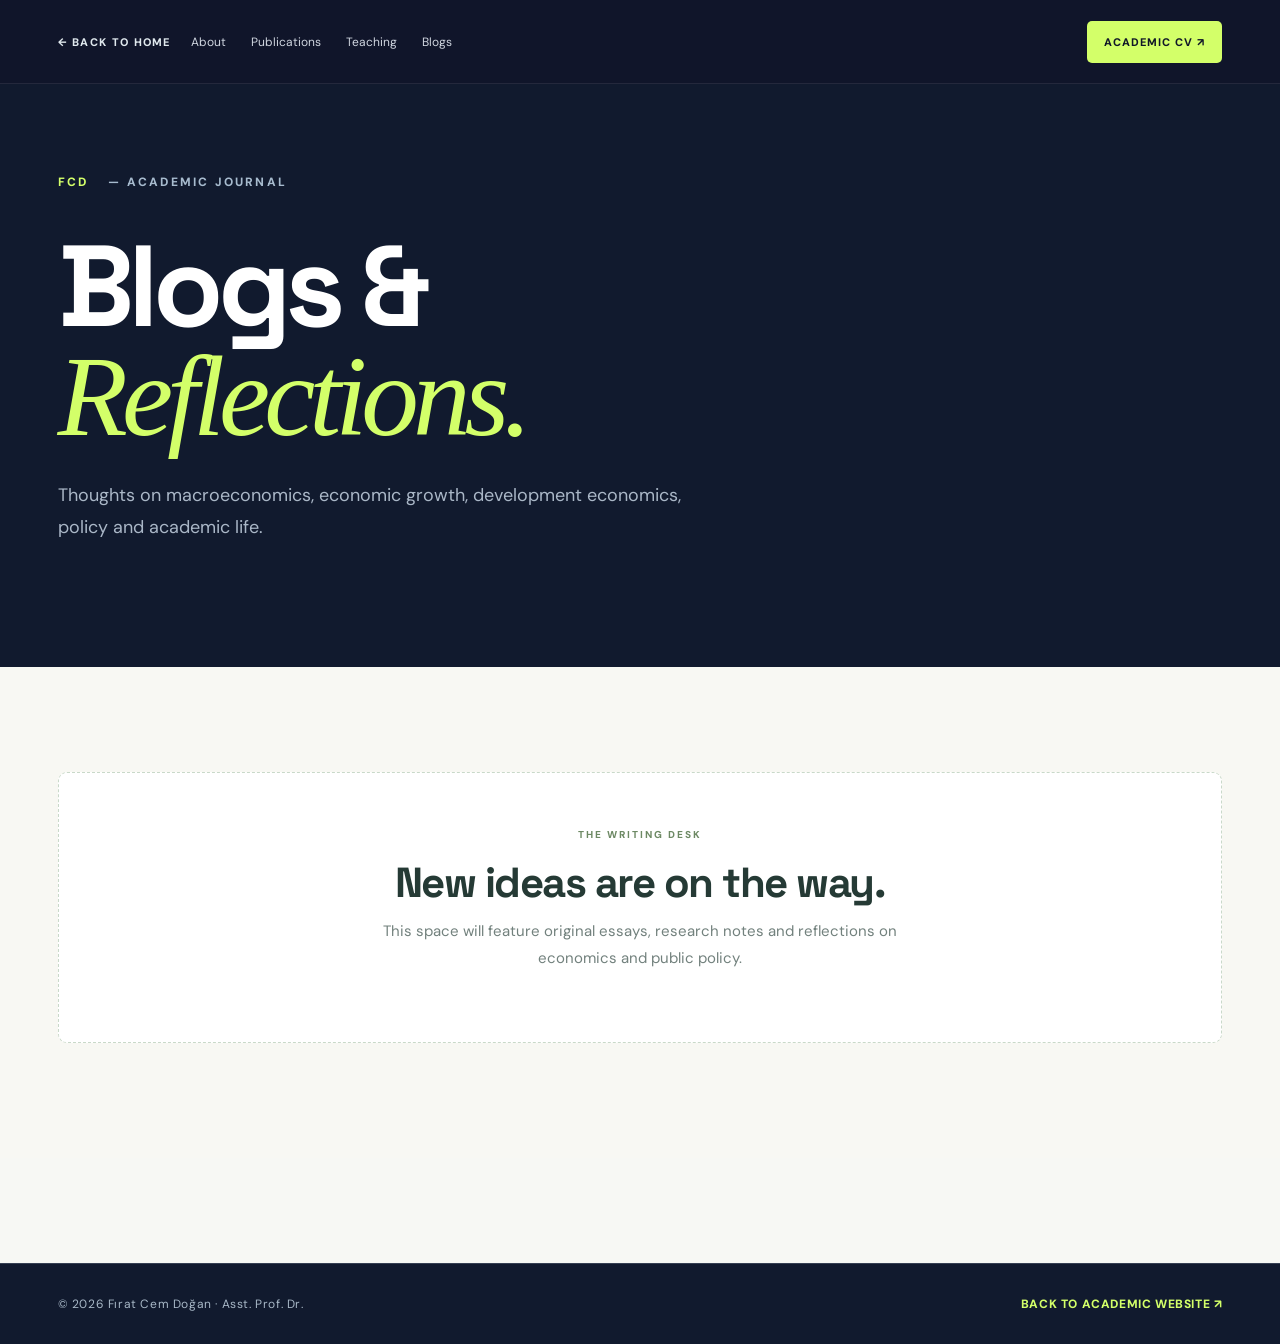
<file: blogs.html>
<!doctype html>
<html lang="en">
<head>
<link rel="canonical" href="https://firatcemdogan.com/blogs.html">
<meta name="robots" content="index,follow,max-image-preview:large">
<meta property="og:type" content="website">
<meta property="og:url" content="https://firatcemdogan.com/blogs.html">
<meta property="og:title" content="Fırat Cem Doğan | Blogs & Reflections">
<meta property="og:description" content="Research reflections and essays on economics and public policy by Fırat Cem Doğan.">

<meta charset="utf-8"><meta name="viewport" content="width=device-width,initial-scale=1">
<meta name="theme-color" content="#0b1022">
<meta name="description" content="Blog essays, research notes and perspectives by Asst. Prof. Dr. Fırat Cem Doğan.">
<title>Blogs & Reflections — Fırat Cem Doğan</title>
<link rel="icon" href="assets/favicon.svg" type="image/svg+xml">
<link rel="preconnect" href="https://fonts.googleapis.com"><link rel="preconnect" href="https://fonts.gstatic.com" crossorigin>
<link href="https://fonts.googleapis.com/css2?family=DM+Sans:wght@400;500;600;700;800&family=Space+Grotesk:wght@400;500;600;700&display=swap" rel="stylesheet">
<link rel="stylesheet" href="styles.css?v=alternate-domain-1">
<script defer src="blog.js?v=1"></script>
<script defer src="analytics.js?v=2"></script>
</head>
<body class="blog-page">
<a class="skip" href="#main">Skip to content</a>
<header class="nav"><div class="wrap navrow"><a class="blog-home-link" href="https://firatcemdogan.com/">← BACK TO HOME</a><nav aria-label="Blog navigation"><a href="https://firatcemdogan.com/#about">About</a><a href="https://firatcemdogan.com/#publications">Publications</a><a href="https://firatcemdogan.com/#teaching">Teaching</a><a href="https://firatcemdogan.com/#blogs" aria-current="page">Blogs</a></nav><div class="navright"><a class="navcv" href="cv.html">ACADEMIC CV ↗</a></div></div></header>
<main id="main">
<section class="blog-hero"><div class="wrap"><div class="section-index">FCD <span>— ACADEMIC JOURNAL</span></div><h1>Blogs &<br><em>Reflections.</em></h1><p>Thoughts on macroeconomics, economic growth, development economics, policy and academic life.</p></div></section>
<section class="section light"><div class="wrap">
<div class="blog-directory" id="blog-directory"><p class="blog-empty">The first articles will appear here soon.</p></div>
<article id="blog-article" class="blog-article" hidden><a class="blog-back" href="blogs.html">← ALL ARTICLES</a><p class="blog-article-meta" id="blog-article-meta"></p><h2 id="blog-article-title"></h2><p class="blog-article-intro" id="blog-article-excerpt"></p><div id="blog-article-body"></div><a class="blog-back" href="blogs.html">← BACK TO ALL ARTICLES</a></article>
</div></section>
</main>
<footer class="blog-footer"><div class="wrap"><span>© 2026 Fırat Cem Doğan · Asst. Prof. Dr.</span><a href="https://firatcemdogan.com/">BACK TO ACADEMIC WEBSITE ↗</a></div></footer>
</body>
</html>
</file>
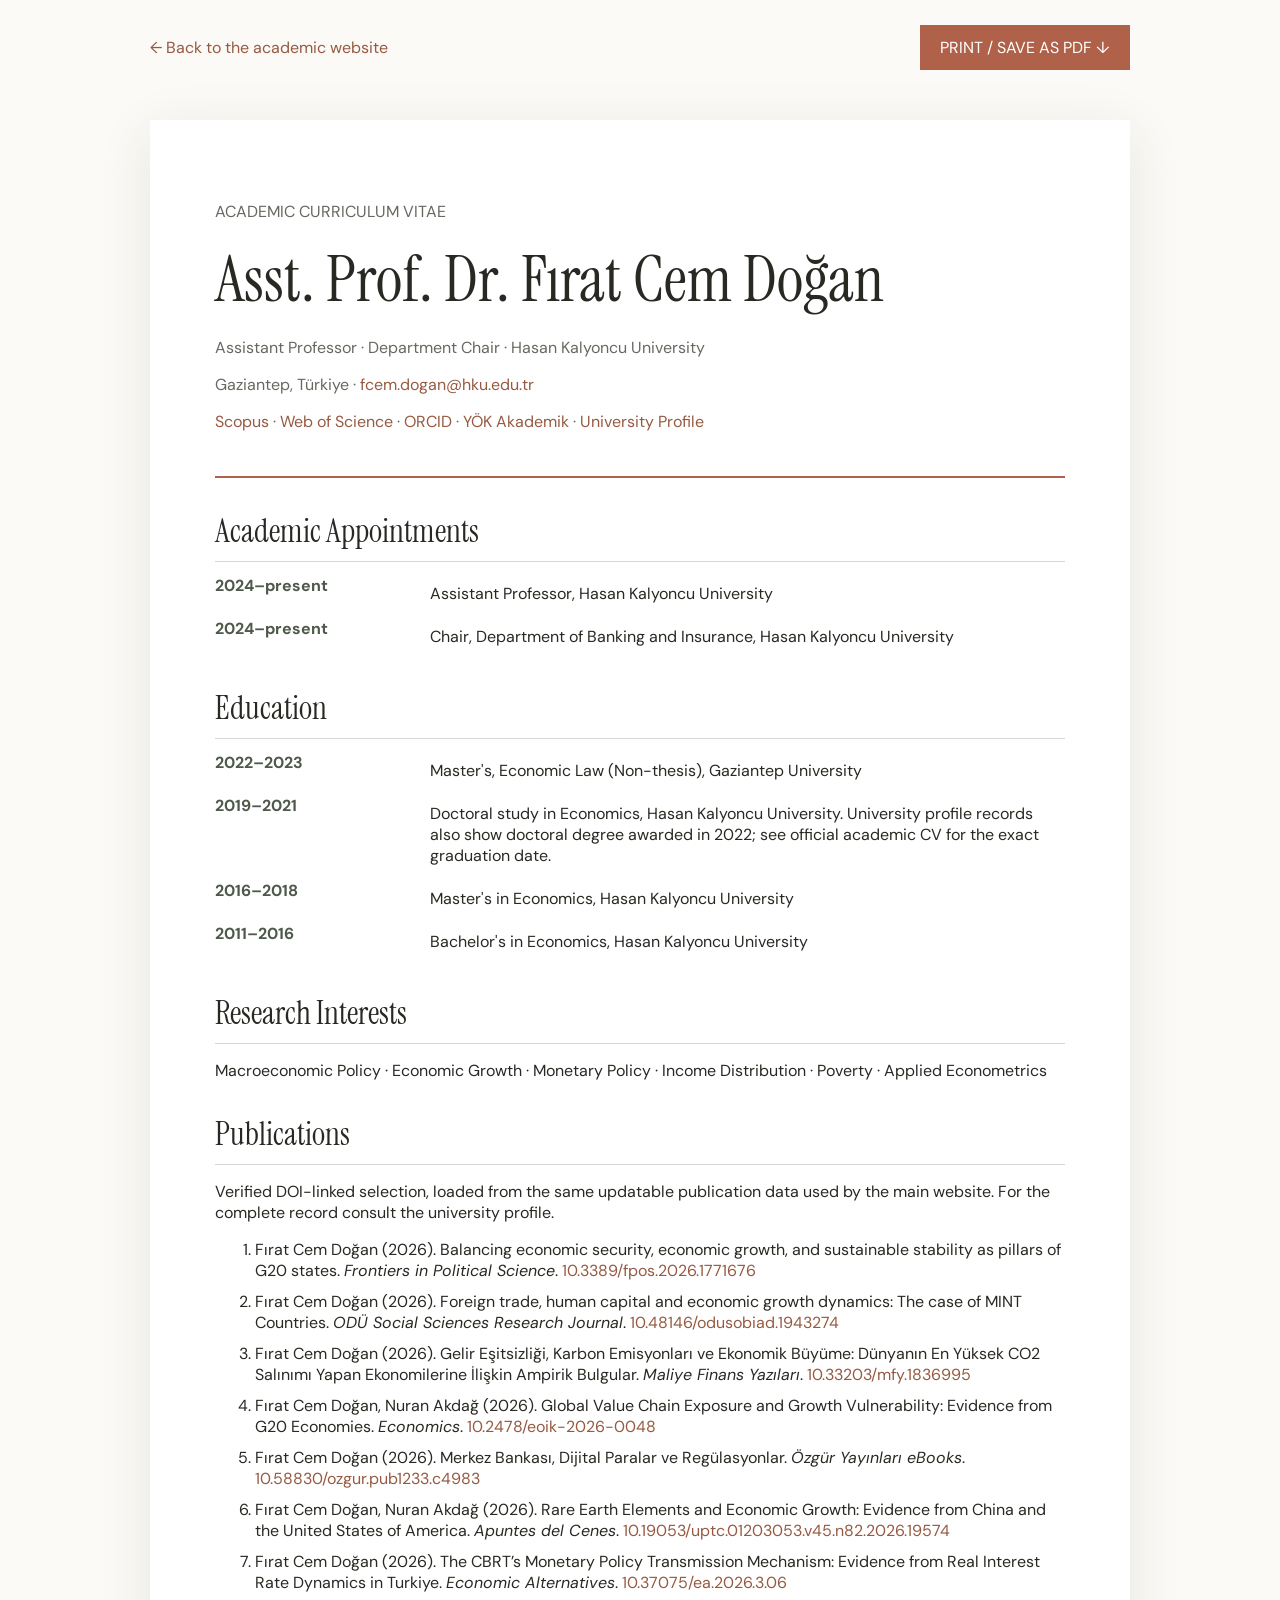
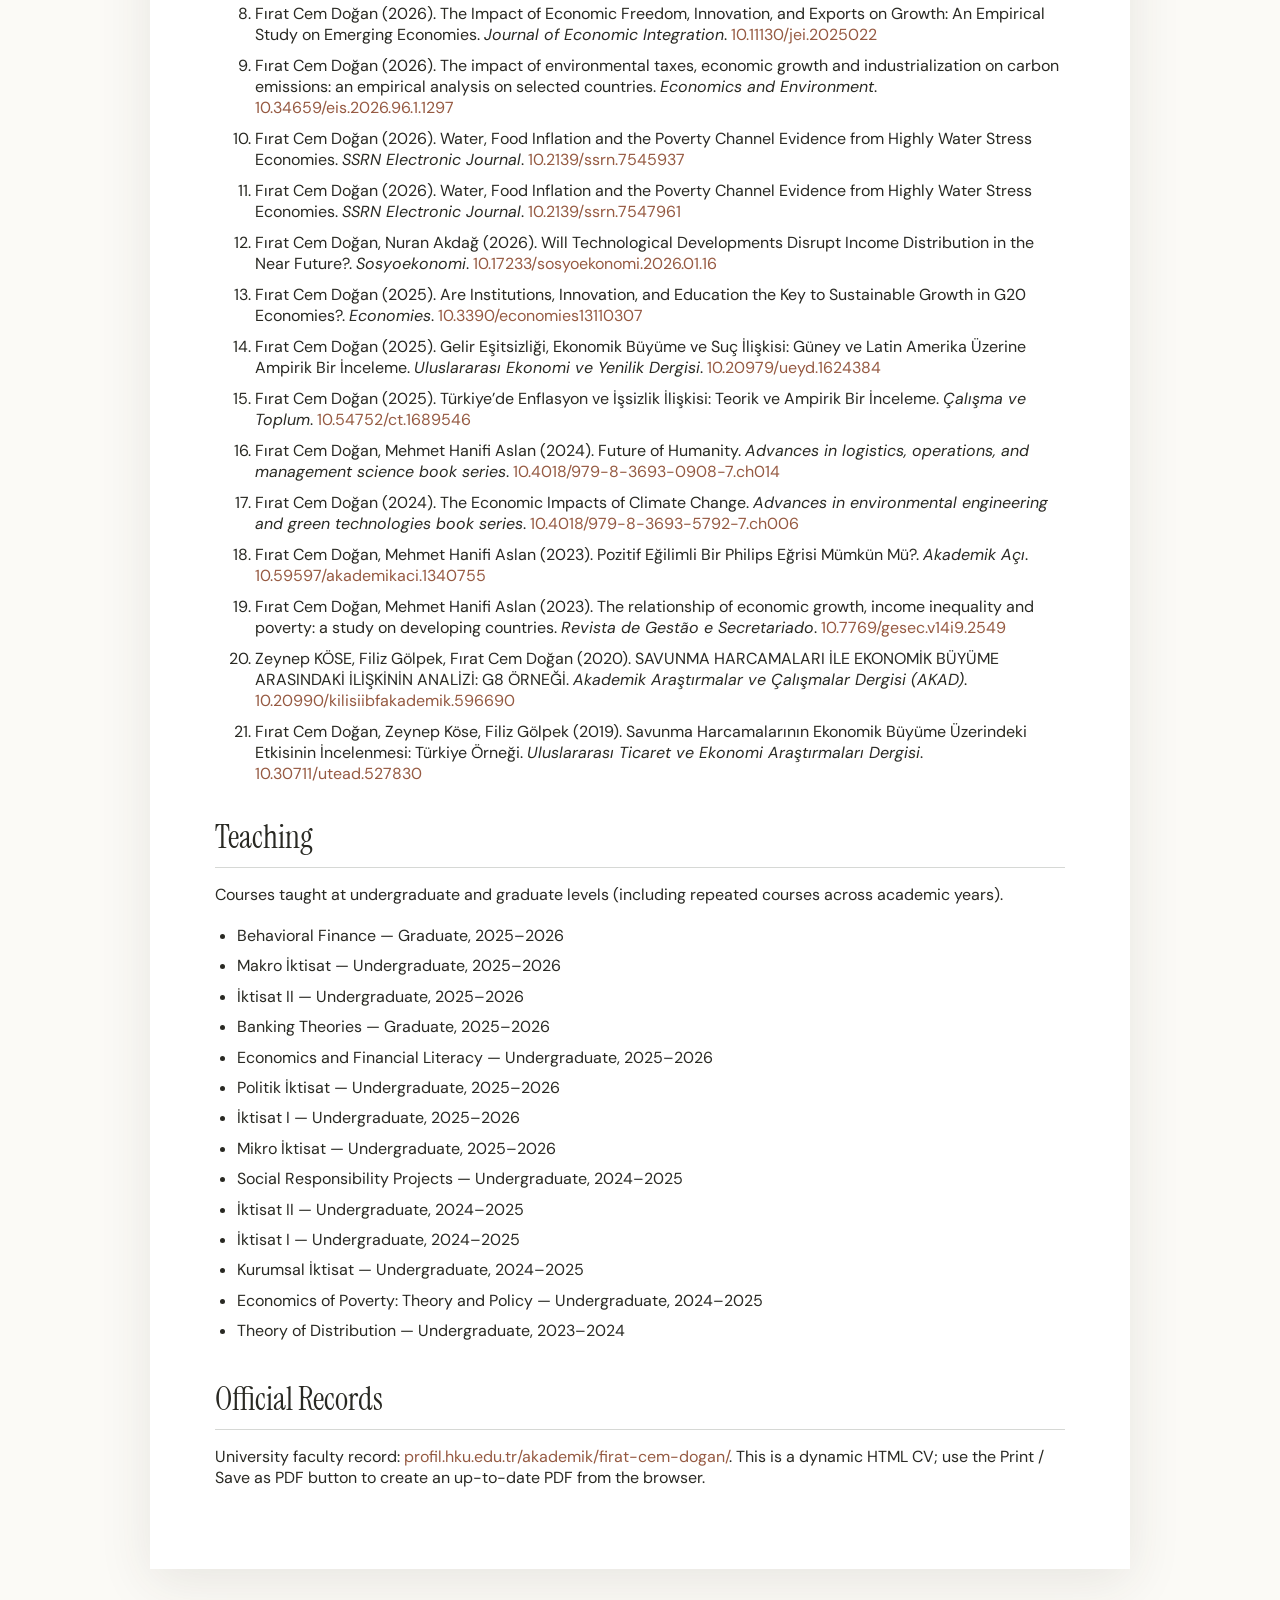
<file: cv.html>
<!doctype html><html lang="en"><head>
<link rel="canonical" href="https://firatcemdogan.com/cv.html">
<meta name="robots" content="index,follow,max-image-preview:large">
<meta property="og:type" content="website">
<meta property="og:url" content="https://firatcemdogan.com/cv.html">
<meta property="og:title" content="Fırat Cem Doğan | Academic CV">
<meta name="description" content="Academic curriculum vitae, research and publications of Asst. Prof. Dr. Fırat Cem Doğan, Hasan Kalyoncu University.">
<meta charset="utf-8"><meta name="viewport" content="width=device-width, initial-scale=1"><title>Academic CV — Asst. Prof. Dr. Fırat Cem Doğan</title><link href="https://fonts.googleapis.com/css2?family=DM+Sans:wght@400;500;600;700&family=Instrument+Serif:ital@0;1&display=swap" rel="stylesheet"><link rel="stylesheet" href="styles.css"><script src="analytics.js?v=2" defer></script><style>body{background:#fbfaf6;color:#292923;font-family:"DM Sans",Arial,sans-serif}.cvwrap{max-width:980px;margin:50px auto;padding:65px;background:#fff;box-shadow:0 12px 50px #3b34251a}.cvtop{border-bottom:2px solid #af6149;padding-bottom:28px}.cvtop h1{font-family:"Instrument Serif",Georgia,serif;font-weight:400;font-size:64px;margin:0}.cvtop p{color:#656a60}h2{font-family:"Instrument Serif",Georgia,serif;font-weight:400;font-size:32px;margin:32px 0 13px;border-bottom:1px solid #d6d8d5;padding-bottom:9px}ul{padding-left:22px;line-height:1.9}.cv-top-actions{display:flex;gap:16px;justify-content:space-between;align-items:center;max-width:980px;margin:25px auto}.cv-top-actions button{background:#af6149;color:white;border:0;padding:12px 20px}a{color:#965a42}.cv-rows{display:grid;grid-template-columns:200px 1fr;gap:6px 15px}.cv-rows p{margin:8px 0}.cv-rows strong{color:#4e594b}#cvpubs li{margin-bottom:10px}@media(max-width:700px){.cvwrap{padding:24px;margin:0}.cvtop h1{font-size:34px}.cv-rows{grid-template-columns:1fr}.cv-top-actions{padding:0 20px}}@media print{.cv-top-actions,.nav{display:none!important}body{background:white}.cvwrap{padding:0;margin:0;box-shadow:none;max-width:none}h2{break-after:avoid}li{break-inside:avoid}a{text-decoration:none;color:black}}</style></head><body><div class="cv-top-actions"><a href="https://firatcemdogan.com/">← Back to the academic website</a><button onclick="window.print()">PRINT / SAVE AS PDF ↓</button></div><article class="cvwrap"><header class="cvtop"><p>ACADEMIC CURRICULUM VITAE</p><h1>Asst. Prof. Dr. Fırat Cem Doğan</h1><p>Assistant Professor · Department Chair · Hasan Kalyoncu University</p><p>Gaziantep, Türkiye · <a href="mailto:fcem.dogan@hku.edu.tr">fcem.dogan@hku.edu.tr</a></p><p><a href="https://www.scopus.com/authid/detail.uri?authorId=59063154900">Scopus</a> · <a href="https://www.webofscience.com/wos/author/record/ITV-3612-2023">Web of Science</a> · <a href="https://orcid.org/0000-0002-2398-1484">ORCID</a> · <a href="https://akademik.yok.gov.tr/academician-details?authorGuidId=477B29C74BDA99ED">YÖK Akademik</a> · <a href="https://profil.hku.edu.tr/akademik/firat-cem-dogan/">University Profile</a></p></header><h2>Academic Appointments</h2><div class="cv-rows"><strong>2024–present</strong><p>Assistant Professor, Hasan Kalyoncu University</p><strong>2024–present</strong><p>Chair, Department of Banking and Insurance, Hasan Kalyoncu University</p></div><h2>Education</h2><div class="cv-rows"><strong>2022–2023</strong><p>Master's, Economic Law (Non-thesis), Gaziantep University</p><strong>2019–2021</strong><p>Doctoral study in Economics, Hasan Kalyoncu University. University profile records also show doctoral degree awarded in 2022; see official academic CV for the exact graduation date.</p><strong>2016–2018</strong><p>Master's in Economics, Hasan Kalyoncu University</p><strong>2011–2016</strong><p>Bachelor's in Economics, Hasan Kalyoncu University</p></div><h2>Research Interests</h2><p>Macroeconomic Policy · Economic Growth · Monetary Policy · Income Distribution · Poverty · Applied Econometrics</p><h2>Publications</h2><p>Verified DOI-linked selection, loaded from the same updatable publication data used by the main website. For the complete record consult the university profile.</p><ol id="cvpubs"><li>Loading publications…</li></ol><h2>Teaching</h2><p>Courses taught at undergraduate and graduate levels (including repeated courses across academic years).</p><ul id="cvcourses"><li>Loading courses…</li></ul><h2>Official Records</h2><p>University faculty record: <a href="https://profil.hku.edu.tr/akademik/firat-cem-dogan/">profil.hku.edu.tr/akademik/firat-cem-dogan/</a>. This is a dynamic HTML CV; use the Print / Save as PDF button to create an up-to-date PDF from the browser.</p></article><script>const esc=x=>String(x??"").replace(/[&<>"']/g,c=>({"&":"&amp;","<":"&lt;",">":"&gt;",'"':"&quot;","'":"&#39;"}[c]));async function load(path,fallback){for(const u of [path,fallback])try{let r=await fetch(u);if(!r.ok)continue;let j=await r.json();let a=Array.isArray(j)?j:j.items;if(Array.isArray(a)&&a.length)return a}catch(e){}return []}(async()=>{let p=await load("data/live-publications.json","publications.json"),c=await load("data/live-courses.json","courses.json");document.querySelector("#cvpubs").innerHTML=p.map(x=>'<li>'+esc(x.authors||"Fırat Cem Doğan")+' ('+esc(x.year)+'). '+esc(x.title)+'. <em>'+esc(x.journal)+'</em>. <a href="https://doi.org/'+encodeURI(x.doi)+'">'+esc(x.doi)+'</a></li>').join("");document.querySelector("#cvcourses").innerHTML=c.map(x=>'<li>'+esc(x.title_en)+" — "+esc(x.level_en)+", "+esc(x.academic_year)+'</li>').join("")})()</script></body></html>
</file>
<file: styles.css>
:root{--ink:#0c1023;--navy:#0b1022;--navy2:#161d37;--acid:#d3ff69;--cream:#f5f3ed;--ivory:#fcfcf7;--muted:#677082;--line:#d8ddd4;--white:#fff}*{box-sizing:border-box}html{scroll-behavior:smooth}body{margin:0;font-family:"DM Sans",Arial,sans-serif;color:var(--ink);background:var(--ivory)}a{color:inherit;text-decoration:none}button,input,select{font:inherit}button{cursor:pointer}button:focus-visible,a:focus-visible,input:focus-visible,select:focus-visible{outline:3px solid #9bc94a;outline-offset:4px}.wrap{width:min(1240px,calc(100% - 9vw));margin-inline:auto}.skip{position:absolute;top:-100px;left:1em;z-index:999;padding:1em;background:white}.skip:focus{top:1em}.announcement{background:#070b19;color:#aeb9cd;font-size:10px;letter-spacing:1.7px}.smallrow{display:flex;justify-content:space-between;align-items:center;min-height:30px}.smallrow i{font-style:normal;color:var(--acid);margin:0 14px}.pulse{display:inline-block;width:8px;height:8px;border-radius:50%;background:var(--acid);margin-right:9px;box-shadow:0 0 0 5px #d3ff6922}.nav{position:sticky;top:0;z-index:20;background:#10152a;color:white;border-bottom:1px solid #ffffff15;backdrop-filter:blur(18px)}.navrow{display:flex;justify-content:space-between;align-items:center;min-height:83px;gap:20px}.brand{display:flex;align-items:center;gap:14px;letter-spacing:1.35px;font-size:12px;font-weight:800;white-space:nowrap}.brand-symbol{font-family:"Space Grotesk";font-size:32px;font-weight:700;letter-spacing:-4px}.lime{color:var(--acid)}.brand small{display:block;color:#a8b2c8;font-size:9px;font-weight:500;margin-top:5px;letter-spacing:2px}.nav nav{display:flex;gap:25px}.nav nav a{font-size:12px;color:#d0d6e0;transition:.2s}.nav nav a:hover{color:var(--acid)}.navright{display:flex;gap:12px;align-items:center}.navright button{background:transparent;color:white;border:1px solid #536078;border-radius:100px;padding:9px 13px;font-size:11px}.navcv{color:#111728;background:var(--acid);border-radius:5px;padding:14px 17px;font-size:11px;letter-spacing:1px;font-weight:800;white-space:nowrap}.navcv span{margin-left:15px}#menubtn{display:none}.hero{position:relative;min-height:760px;background:#0a1023;overflow:hidden;color:white;isolation:isolate}#network{position:absolute;inset:0;width:100%;height:100%;z-index:-2;opacity:.8}.hero-haze{position:absolute;pointer-events:none;z-index:-1;border-radius:50%;filter:blur(50px)}.haze-a{width:600px;height:600px;background:#5c4de51c;right:-40px;top:-240px}.haze-b{width:480px;height:480px;background:#3dd3a10e;left:-180px;bottom:-220px}.hero-grid{position:relative;display:grid;grid-template-columns:1.08fr .92fr;align-items:center;gap:55px;padding-top:104px;padding-bottom:90px}.hero-left{position:relative;z-index:2}.eyebrow{font-size:10px;letter-spacing:2.5px;color:#d8e0ee;font-weight:700;display:flex;align-items:center;margin-bottom:31px}.eyebrow em{color:var(--acid);font-style:normal}.title-tag{font-size:19px;color:var(--acid);letter-spacing:7px;font-weight:700;margin-bottom:10px}.hero h1{font-family:"Space Grotesk",sans-serif;font-size:clamp(67px,7.4vw,119px);line-height:.99;letter-spacing:-6px;font-weight:700;margin:0 0 26px}.hero h1>span{color:#f7f5ff}.dot{color:var(--acid)}.role{font-size:18px;font-weight:700;letter-spacing:-.4px}.star{color:var(--acid);padding:0 7px}.university{font-size:15px;line-height:1.6;color:#c9d1e1;margin:12px 0 24px}.university span{color:#8f9ab5}.tagline{max-width:550px;color:#b7c3d6;line-height:1.85;font-size:15px;margin-bottom:32px}.hero-actions{display:flex;flex-wrap:wrap;gap:12px}.hero-actions a{border-radius:5px;padding:18px 21px;display:flex;gap:20px;align-items:center;justify-content:space-between;font-size:11px;letter-spacing:1.3px;font-weight:800}.primary{background:var(--acid);color:#151a28}.primary:hover,.navcv:hover{background:#b7ef42}.secondary{background:#ffffff0a;color:white;border:1px solid #ffffff50}.secondary:hover{background:#ffffff18}.hero-links{display:flex;align-items:center;gap:19px;flex-wrap:wrap;margin-top:52px;font-size:10px;letter-spacing:1.4px}.hero-links>span{color:#8290a9}.hero-links a{color:white;border-bottom:1px solid #58617b;padding-bottom:5px}.hero-links a:hover{color:var(--acid)}.hero-right{position:relative;min-height:545px;display:grid;place-items:center}.portrait{height:490px;width:min(100%,370px);border-radius:180px 180px 16px 16px;overflow:hidden;position:relative;background:linear-gradient(155deg,#4c5e91,#1b2251 50%,#0a2a2d);border:1px solid #9bb4ba4f;box-shadow:0 30px 80px #0009}.portrait:before{content:"FCD";position:absolute;inset:0;display:grid;place-items:center;color:#d9ff9b;font-family:"Space Grotesk";font-size:110px;letter-spacing:-17px;font-weight:700}.portrait img{position:relative;width:100%;height:100%;object-fit:cover;object-position:center top;display:block}.portrait-bottom{position:absolute;bottom:0;left:0;right:0;display:flex;justify-content:space-between;padding:32px 22px 20px;background:linear-gradient(transparent,#060e23cc);font-size:10px;letter-spacing:1.5px;color:#fff}.portrait-halo{position:absolute;border-radius:50%;border:1px solid #caff6645;pointer-events:none}.halo1{width:540px;height:540px}.halo2{width:620px;height:620px;opacity:.32}.floating-tag{position:absolute;z-index:3;background:#171e38d9;backdrop-filter:blur(15px);border:1px solid #7b86a766;padding:15px 17px;border-radius:6px;font-size:11px;letter-spacing:1.3px;font-weight:700;box-shadow:0 15px 40px #0006}.floating-tag i{font-style:normal;color:var(--acid)}.mint{color:var(--acid)}.tag-one{top:70px;right:-15px;transform:rotate(5deg)}.tag-two{bottom:60px;left:-25px;transform:rotate(-5deg)}.visual-note{position:absolute;left:-12px;top:110px;display:grid;gap:6px;transform:rotate(-90deg);transform-origin:left top;color:#f3f5ff69;font-weight:800;font-size:12px;letter-spacing:3px}.hero-footer{display:flex;justify-content:space-between;padding:20px 0;border-top:1px solid #ffffff18;color:#a6b0c4;font-size:10px;letter-spacing:1.8px}.marquee{background:var(--acid);overflow:hidden;padding:17px 0;font-size:13px;font-weight:800;white-space:nowrap;letter-spacing:1.5px}.marquee>div{width:max-content;animation:marquee 45s linear infinite}.marquee b{margin:0 27px}@keyframes marquee{to{transform:translateX(-50%)}}.section{padding:105px 0 115px;scroll-margin-top:90px}.section-index{font-size:12px;font-weight:800;letter-spacing:2.2px;margin-bottom:42px}.section-index span{margin-left:15px;color:#788296}.section h2{font-family:"Space Grotesk";font-size:clamp(42px,5vw,72px);line-height:1.1;letter-spacing:-3px;font-weight:700;margin:0}.section h2 em{font-family:Georgia,serif;font-weight:400}.light{background:#f8f8f3}.dark{background:#0d1427;color:#fff}.cream{background:#f0eee6}.about-grid{display:grid;grid-template-columns:1fr .82fr;gap:90px}.about-grid h2{max-width:620px}.underline{margin-top:35px;height:6px;width:85px;background:var(--acid)}.about-copy p{font-size:15px;line-height:1.9;color:#586173}.about-copy .large{font-size:19px;line-height:1.65;color:#202942;margin-top:0}.textlink{display:inline-flex;gap:40px;border-bottom:1px solid #1f2a35;padding:10px 0;font-size:11px;font-weight:800;letter-spacing:1.6px;margin-top:15px}.stat-grid{border-top:1px solid var(--line);margin-top:75px;padding-top:35px;display:grid;grid-template-columns:repeat(4,1fr);gap:35px}.stat-grid>div{display:flex;flex-direction:column;gap:13px}.stat-grid small{font-weight:800;color:#8a93a3;letter-spacing:1.4px;font-size:10px}.stat-grid strong{font-family:"Space Grotesk";font-size:35px;letter-spacing:-1.5px}.stat-grid span{font-size:12px;color:#667082}.split-head{display:flex;justify-content:space-between;align-items:end;gap:80px;margin-bottom:48px}.split-head h2{max-width:740px}.split-head>p{width:min(350px,100%);font-size:15px;color:#a5afc1;line-height:1.8}.darkhead>p{color:#687184}.interest-grid{display:grid;grid-template-columns:repeat(4,1fr);gap:12px}.interest{border:1px solid #34415b;min-height:330px;padding:26px 24px;position:relative;transition:background .25s,transform .25s}.interest:hover{background:#1d2b44;transform:translateY(-6px)}.interest>span{color:var(--acid);font-size:10px;letter-spacing:2px}.interest h3{font-size:28px;font-family:"Space Grotesk";line-height:1.2;letter-spacing:-1px;margin-top:54px}.interest p{font-size:13px;line-height:1.75;color:#aeb9c8}.interest b{position:absolute;bottom:21px;right:22px;color:var(--acid)}.controls{display:flex;gap:12px;margin:30px 0 16px}.search{flex:1;border:1px solid var(--line);background:#fff;padding:14px 18px;display:flex;gap:10px;align-items:center}.search input{width:100%;border:0;background:transparent;outline:0;font-size:13px}.controls select,.teaching-panel select{border:1px solid var(--line);background:white;padding:13px;color:#1d2840;font-size:12px;min-width:165px}.publication{display:grid;grid-template-columns:120px 1fr 60px;gap:30px;align-items:start;border-bottom:1px solid #d9dcd8;padding:26px 10px}.publication:hover{background:#edf2df}.publication-year{font-family:"Space Grotesk";font-weight:700;font-size:14px;color:#506075}.publication h3{font-size:22px;letter-spacing:-.5px;line-height:1.35;margin:6px 0 8px}.publication .journal{color:#697485;font-size:12px;letter-spacing:.2px}.publication .authors{font-size:13px;color:#455064}.publication>a{font-size:29px;color:#41652c;justify-self:end}.placeholder{color:#687487;font-style:italic}.bottomline{display:flex;justify-content:space-between;align-items:center;gap:20px;padding-top:26px;font-size:10px;letter-spacing:1px;color:#717d8b}.bottomline a{font-weight:800;color:#26334c}.teaching-grid{display:grid;grid-template-columns:290px 1fr;gap:45px}.teaching-panel{background:#141c32;color:white;padding:26px;align-self:start}.teaching-panel>span{font-size:11px;letter-spacing:2px;color:#bcc7da}.teaching-panel strong{display:block;font-family:"Space Grotesk";font-size:124px;line-height:1.1;letter-spacing:-7px;margin-top:40px}.teaching-panel strong span{color:var(--acid)}.teaching-panel p{font-size:13px;color:#bec9db}.teaching-panel label{display:block;font-size:11px;letter-spacing:1.8px;color:#bbc4d4;margin:50px 0 10px}.teaching-panel select{width:100%}.course{display:grid;grid-template-columns:50px 1fr auto;gap:20px;align-items:center;padding:20px 5px;border-bottom:1px solid #d4d4c9}.course>span{color:#8e9b9c;font-size:12px}.course strong{font-size:16px}.course small{display:block;font-size:11px;color:#707885;margin-top:5px}.course-year{font-size:11px;color:#647181}.contact h2{margin-bottom:65px}.contact-grid{border-top:1px solid #364053;padding-top:35px;display:grid;grid-template-columns:repeat(3,1fr);gap:45px}.contact-grid>div{display:flex;flex-direction:column;gap:13px}.contact-grid span{color:var(--acid);font-size:11px;letter-spacing:1.5px}.contact-grid strong{font-size:19px}.contact-grid p{color:#adb8c9;line-height:1.8}.contact-grid a{font-size:14px}.contact-grid a:hover{color:var(--acid)}footer{border-top:1px solid #364053;padding:25px 0;margin-top:105px;display:flex;justify-content:space-between;font-size:11px;letter-spacing:.6px;color:#adb8c8}footer i{color:var(--acid);font-style:normal}@media(max-width:1080px){.nav nav{gap:14px}.nav nav a{font-size:11px}.hero h1{font-size:clamp(58px,7vw,92px)}.hero-grid{gap:15px}.hero-right{transform:scale(.83)}.interest-grid{grid-template-columns:repeat(2,1fr)}}@media(max-width:800px){.wrap{width:min(100% - 36px,650px)}.smallrow{font-size:8px}.smallrow span:last-child{display:none}.navrow{min-height:70px}.nav nav{display:none;position:absolute;top:70px;left:0;right:0;background:#121a30;padding:25px;flex-direction:column}.nav nav.open{display:flex}#menubtn{display:block}.navcv{padding:12px;font-size:10px}.navright{gap:7px}.hero-grid{grid-template-columns:1fr;padding-top:70px;padding-bottom:45px}.hero h1{font-size:clamp(64px,15vw,106px)}.hero-right{min-height:520px;transform:none}.portrait{height:425px;width:320px}.halo1{width:440px;height:440px}.halo2{width:510px;height:510px}.tag-one{right:0}.tag-two{left:0}.hero-footer span:last-child{display:none}.about-grid{grid-template-columns:1fr;gap:24px}.stat-grid{grid-template-columns:repeat(2,1fr)}.split-head{display:block}.split-head p{width:100%;max-width:550px;margin-top:25px}.teaching-grid{grid-template-columns:1fr}.teaching-panel strong{font-size:85px}.teaching-panel label{margin-top:24px}.interest{min-height:260px}.contact-grid{grid-template-columns:1fr}.publication{grid-template-columns:60px 1fr 25px;gap:14px}}@media(max-width:500px){.hero h1{font-size:clamp(56px,13vw,72px);letter-spacing:-4px}.title-tag{font-size:13px;letter-spacing:5px}.role{font-size:14px}.university{font-size:13px}.hero-links{gap:12px}.hero-links>span{width:100%}.navright #sound{display:none}.brand{font-size:10px}.brand-symbol{font-size:28px}.navcv{font-size:9px}.hero-right{min-height:460px}.portrait{width:270px;height:375px}.halo1{width:360px;height:360px}.halo2{width:410px;height:410px}.floating-tag{font-size:8px;padding:12px}.visual-note{display:none}.section{padding:76px 0}.section h2{font-size:43px;letter-spacing:-2px}.stat-grid{gap:24px}.stat-grid strong{font-size:26px}.interest-grid{grid-template-columns:1fr}.interest{min-height:220px}.interest h3{margin-top:30px}.controls{flex-direction:column}.publication{grid-template-columns:1fr 25px}.publication-year{grid-column:1/-1}.publication h3{font-size:18px}.course{grid-template-columns:24px 1fr;gap:10px}.course-year{grid-column:2}.bottomline,footer{flex-direction:column;align-items:start}}@media(prefers-reduced-motion:reduce){html{scroll-behavior:auto}.marquee>div{animation:none}*{transition-duration:0s!important}}

/* Medium-size, uncluttered official portrait; final color theme to be selected later. */
.hero-right{min-height:445px}.portrait{width:min(100%,300px);height:390px;border-radius:26px;box-shadow:0 22px 58px #0005}.portrait:before{font-size:76px;letter-spacing:-9px}@media(max-width:800px){.hero-right{min-height:395px}.portrait{width:270px;height:355px}}@media(max-width:500px){.hero-right{min-height:345px}.portrait{width:245px;height:315px}}

/* Restored original midnight-blue academic visual identity; medium arched portrait. */
.hero-right{min-height:445px}
.portrait{width:min(100%,310px);height:410px;border-radius:155px 155px 16px 16px;box-shadow:0 30px 75px #0007}
.portrait:before{font-size:82px;letter-spacing:-8px}
@media(max-width:800px){.hero-right{min-height:420px}.portrait{width:280px;height:370px;border-radius:145px 145px 12px 12px}}
@media(max-width:500px){.hero-right{min-height:335px}.portrait{width:245px;height:320px;border-radius:123px 123px 12px 12px}}


/* Publication timeline + opt-in original relaxing piano */
.navrow{justify-content:flex-end}
.nav nav{margin-right:auto}
.navright{margin-left:auto}
.piano-toggle{display:inline-flex;align-items:center;justify-content:center;gap:9px;background:#1d2942;color:#d7ff8a;border:1px solid #71809a66;border-radius:5px;padding:13px 15px;font-size:10px;font-weight:800;letter-spacing:1.1px;white-space:nowrap;transition:background .2s,border-color .2s}
.piano-toggle:hover,.piano-toggle[aria-pressed="true"]{background:#d3ff69;color:#10182b;border-color:#d3ff69}
.piano-icon{font-size:17px;font-weight:500;line-height:.8}
.pub-overview{display:grid;grid-template-columns:minmax(270px,1fr) minmax(330px,1fr);gap:18px;margin:38px 0 30px}
.pub-metrics{display:grid;grid-template-columns:repeat(2,minmax(0,1fr));gap:15px}
.pub-metric{background:#f0f2eb;border:1px solid #e3e8df;padding:21px 22px;display:flex;flex-direction:column;justify-content:space-between;min-height:137px}
.pub-metric:first-child{grid-column:1/-1;min-height:166px;background:#101a2e;border-color:#101a2e;color:#fff}
.pub-metric>span{font-size:10px;font-weight:800;letter-spacing:1.6px;color:#728070}
.pub-metric:first-child>span{color:#c9dcab}
.pub-metric strong{font-family:"Space Grotesk",sans-serif;font-size:51px;font-weight:600;line-height:1.1;letter-spacing:-2px;color:#263627}
.pub-metric:first-child strong{color:#d3ff69;font-size:75px}
.pub-metric small{font-size:11px;color:#7a8878;line-height:1.4}
.pub-metric:first-child small{color:#aab9c9}
.pub-chart{background:#f7f8f2;border:1px solid #e0e5dc;padding:25px 26px}
.pub-chart-head{display:flex;flex-direction:column;gap:7px;margin-bottom:21px}
.pub-chart-head strong{font-family:"Space Grotesk";font-size:21px;letter-spacing:-.8px;color:#263627}
.pub-chart-head span{font-size:10px;letter-spacing:1.2px;color:#8a9488;font-weight:700}
.pub-year-bars{display:grid;gap:13px}
.pub-year-row{display:grid;grid-template-columns:52px minmax(0,1fr) 28px;gap:13px;align-items:center;padding:4px 3px;background:transparent;border:0;width:100%;cursor:pointer;text-align:left;color:#304033}
.pub-year-row:hover .pub-bar-fill,.pub-year-row.is-active .pub-bar-fill{background:#a8d751}
.pub-year-row.is-active .pub-bar-label{color:#608021}
.pub-bar-label{font-family:"Space Grotesk";font-size:13px;font-weight:700}
.pub-bar-track{display:block;background:#e2e7db;height:12px;overflow:hidden;border-radius:2px}
.pub-bar-fill{display:block;height:100%;background:linear-gradient(90deg,#576e5d,#9fb99f);transition:width .45s,background .2s}
.pub-bar-count{font-family:"Space Grotesk";color:#536b59;text-align:right;font-size:13px;font-weight:700}
.pub-timeline{margin-top:27px;display:grid;gap:30px}
.pub-era{display:grid;grid-template-columns:140px minmax(0,1fr);gap:20px;align-items:stretch}
.pub-era-heading{position:relative;border-right:1px solid #dce4d8;padding:20px 20px 18px 2px;display:flex;flex-direction:column;gap:9px}
.pub-era-heading:after{position:absolute;content:"";width:9px;height:9px;right:-5px;top:27px;background:#a6c96c;border-radius:50%;box-shadow:0 0 0 5px #e8f0d9}
.pub-era-heading strong{font-family:"Space Grotesk";font-size:29px;color:#233528;letter-spacing:-1.5px}
.pub-era-heading span{font-size:10px;color:#819083;letter-spacing:1.5px;font-weight:700}
.pub-era-items{display:grid;grid-template-columns:repeat(2,minmax(0,1fr));gap:13px}
.pub-card{display:flex;flex-direction:column;gap:13px;min-height:250px;padding:22px 23px;background:#fff;border:1px solid #e1e6dd;transition:border-color .2s,transform .2s,box-shadow .2s}
.pub-card:hover{border-color:#b4c99e;transform:translateY(-3px);box-shadow:0 14px 28px #24351c0b}
.pub-card-meta{display:flex;justify-content:space-between;gap:10px;align-items:start;color:#778376;font-size:10px;line-height:1.6}
.pub-kind{white-space:nowrap;font-size:9px;color:#5b764f;font-weight:800;letter-spacing:1px}
.pub-card h3{font-family:"Space Grotesk";font-size:18px;line-height:1.4;font-weight:600;color:#283328;letter-spacing:-.55px;margin:0}
.pub-card p{font-size:12px;color:#7c877c;line-height:1.6;margin:0 0 2px}
.pub-doi{font-size:10px;font-weight:800;color:#415a3a;border-top:1px solid #e6ebe1;padding-top:14px;margin-top:auto;letter-spacing:1.1px;display:flex;justify-content:space-between;align-items:center}
.pub-doi span{font-size:20px;font-weight:400}
.pub-doi:hover{color:#7ca634}
@media(max-width:1080px){.pub-overview{grid-template-columns:1fr 1fr}.pub-card h3{font-size:16px}.pub-era{grid-template-columns:110px 1fr}.pub-era-items{grid-template-columns:1fr}.pub-card{min-height:180px}}
@media(max-width:800px){.navrow{justify-content:flex-end}.navright{margin-left:auto}.pub-overview{grid-template-columns:1fr}.pub-metrics{grid-template-columns:repeat(3,1fr)}.pub-metric:first-child{grid-column:auto;min-height:150px}.pub-metric:first-child strong{font-size:51px}.pub-chart{padding:24px}.pub-era{grid-template-columns:100px 1fr}.pub-era-items{grid-template-columns:1fr}}
@media(max-width:500px){.piano-toggle{padding:10px;gap:5px;font-size:9px}.piano-icon{font-size:15px}.navright{margin-left:auto}.pub-metrics{grid-template-columns:repeat(2,1fr)}.pub-metric:first-child{grid-column:1/-1;min-height:132px}.pub-metric{min-height:125px;padding:16px}.pub-chart{padding:17px}.pub-era{grid-template-columns:1fr;gap:0}.pub-era-heading{border-right:0;border-bottom:1px solid #dce4d8;padding:5px 4px 12px;flex-direction:row;align-items:center;justify-content:space-between;margin-bottom:14px}.pub-era-heading:after{width:7px;height:7px;top:auto;right:auto;left:0;bottom:-4px}.pub-card{min-height:160px;padding:18px}.pub-card h3{font-size:17px}.pub-card-meta{flex-direction:column;gap:3px}.piano-toggle #piano-status{font-size:9px}}
@media(prefers-reduced-motion:reduce){.pub-bar-fill,.pub-card{transition:none}}

/* Classical piano track selector and music source credit */
.classical-music-controls{display:inline-flex;align-items:stretch;gap:0;border:1px solid #71809a66;border-radius:5px;overflow:hidden;white-space:nowrap}
.classical-music-controls .piano-toggle{border:0;border-radius:0;padding:13px 12px}
.classical-music-controls .piano-toggle:hover{border:0}
.music-track{background:#1d2942;color:#e0e9f4;border:0;border-left:1px solid #71809a66;outline-offset:-2px;max-width:113px;min-width:85px;padding:0 17px 0 9px;font-size:10px;letter-spacing:.6px;font-weight:800;cursor:pointer}
.music-track:hover,.music-track:focus-visible{background:#2b3c57}
.music-track option{background:#1d2942;color:#fff}
.music-credit{font-size:11px;color:#a8b5c5;margin:18px 0 0;line-height:1.8;letter-spacing:.1px}
.music-credit a{color:#d3ff8a;text-decoration:underline;text-decoration-color:#d3ff8a77;text-underline-offset:3px}
.music-credit a:hover{color:#fff}
@media(max-width:800px){.music-track{max-width:95px;min-width:74px;padding-left:5px;font-size:9px}.classical-music-controls .piano-toggle{padding:11px 9px}}
@media(max-width:500px){.classical-music-controls .piano-toggle{padding:10px 7px}.music-track{max-width:78px;min-width:70px;padding:0 14px 0 4px;font-size:8px}.music-credit{font-size:10px}.navright{gap:6px}}

/* The publication trajectory: dark editorial infographic with living vertical pillars. */
.pub-overview{align-items:stretch}
.pub-chart{position:relative;isolation:isolate;overflow:hidden;min-height:405px;background:linear-gradient(145deg,#111d31 0%,#182e40 100%);border:1px solid #304254;border-radius:12px;padding:29px 30px 25px;box-shadow:0 18px 55px #16243812}
.pub-chart::before{position:absolute;content:"";inset:0;pointer-events:none;z-index:-1;opacity:.38;background-image:repeating-linear-gradient(0deg,transparent 0px,transparent 39px,#cde7db16 40px),repeating-linear-gradient(90deg,transparent 0px,transparent 44px,#dceadd0d 45px)}
.pub-chart::after{position:absolute;content:"";width:230px;height:230px;right:-110px;top:-110px;border-radius:50%;z-index:-1;pointer-events:none;background:#b4ff724a;filter:blur(80px)}
.pub-chart-head{display:flex;flex-direction:column;align-items:start;gap:7px;margin:0 0 18px;max-width:100%}
.pub-chart-head .chart-kicker{font-size:9px;color:#bfd59f;letter-spacing:2.1px;font-weight:800;line-height:1.4}
.pub-chart-head strong{font-family:"Space Grotesk",sans-serif;color:#fff;font-size:clamp(24px,3vw,34px);font-weight:600;line-height:1.18;letter-spacing:-1.2px}
.pub-chart-head .chart-period{font-size:1.2em;color:#ccfb6c}
.pub-chart-head .chart-subtitle{color:#a5bdca;font-size:9px;letter-spacing:1.25px;font-weight:700;margin-top:5px;line-height:1.4}
.pub-year-bars{display:flex;align-items:flex-end;justify-content:space-around;gap:12px;min-height:226px;padding:15px 5px 4px;border-bottom:1px solid #9cb3b133}
.pub-year-col{display:flex;flex-direction:column;align-items:center;justify-content:end;gap:11px;flex:1;min-width:0;max-width:100px;padding:0 2px 2px;border:0;background:none;cursor:pointer;color:#deebee;transition:transform .2s}
.pub-year-col:hover{transform:translateY(-3px)}
.pub-year-col:focus-visible{outline:2px solid #c8fe70;outline-offset:5px;border-radius:4px}
.pub-year-value{color:#bfe2bc;font-family:"Space Grotesk",sans-serif;font-size:19px;font-weight:700;letter-spacing:-.5px}
.pub-year-pillar-wrap{height:170px;width:100%;display:flex;align-items:flex-end;justify-content:center;position:relative}
.pub-year-pillar{position:relative;display:block;width:min(52px,80%);min-height:22px;background:linear-gradient(0deg,#779793 0%,#9bbb9b 54%,#c3ef8b 100%);border-radius:13px 13px 3px 3px;box-shadow:0 9px 26px #9fcba42e;transition:height .55s ease,filter .25s ease,transform .25s ease,background .25s}
.pub-pillar-shine{position:absolute;left:9px;top:10px;bottom:10px;width:2px;background:#ffffff38;border-radius:99px}
.pub-year-col.is-active .pub-year-pillar,.pub-year-col:hover .pub-year-pillar{background:linear-gradient(0deg,#9fb95d,#d8ff74);box-shadow:0 0 24px #d8ff7444}
.pub-year-col.is-active .pub-year-value,.pub-year-col:hover .pub-year-value{color:#d8ff74}
.pub-year-label{color:#c1cdd5;font-family:"Space Grotesk",sans-serif;font-weight:600;font-size:12px;letter-spacing:.5px}
.pub-year-col.is-active .pub-year-label{color:#d8ff74}
@media(max-width:1080px){.pub-chart{min-height:400px}}
@media(max-width:800px){.pub-chart{padding:26px 23px;min-height:400px}.pub-chart-head strong{font-size:30px}}
@media(max-width:500px){.pub-chart{min-height:390px;padding:25px 16px 19px}.pub-chart-head strong{font-size:26px}.pub-chart-head .chart-subtitle{font-size:8px}.pub-year-bars{gap:7px;min-height:210px;padding:9px 0 3px}.pub-year-pillar-wrap{height:166px}.pub-year-pillar{width:min(45px,75%);border-radius:8px 8px 2px 2px}.pub-year-value{font-size:16px}.pub-year-label{font-size:11px}}
@media(prefers-reduced-motion:reduce){.pub-year-col,.pub-year-pillar{transition:none}}


.hero-right{display:flex;flex-direction:row;align-items:center;justify-content:center;gap:13px;min-width:0}
.hero-right .portrait {
  width: min(100%, 230px);
  height: auto;
  aspect-ratio: 1;
  flex: 0 1 auto;
  border-radius: 50%;
}
@media(max-width:1180px){.hero-right{gap:9px}.hero-right .portrait{width:min(100%,205px)}}
@media(max-width:820px){.hero-right{gap:18px}}
@media(max-width:580px){.hero-right{flex-direction:column;gap:23px;min-height:0;padding:15px 0 5px}.hero-right .portrait{width:min(100%,185px)}}
/* BLOGS / editorial collection */
.blogs-section{background:linear-gradient(165deg,#f8f8f3,#edf0e9);color:#142437}
.blogs-section .split-head>p{color:#697586}
.blogs-section .section-index{color:#2a3a4c}
.blog-intro{display:flex;align-items:center;gap:21px;padding:27px 31px;background:#111b30;color:white;border-radius:9px;margin-bottom:27px}
.blog-intro-mark{display:grid;place-items:center;font-size:33px;line-height:1;width:52px;height:52px;color:#d3ff69;border:1px solid #d3ff6961;border-radius:50%;flex:0 0 52px}
.blog-intro>div{flex:1}.blog-intro strong{font-family:"Space Grotesk",sans-serif;font-size:20px}.blog-intro p{margin:7px 0 0;color:#b7c3d2;font-size:13px;line-height:1.6}
.blog-all-link{display:inline-flex;align-items:center;gap:22px;background:#d3ff69;color:#0b1022;border-radius:4px;font-size:11px;font-weight:800;letter-spacing:.8px;padding:16px 20px;white-space:nowrap}
.blog-all-link:hover{background:#b8ee49}
.blog-preview,.blog-directory{display:grid;grid-template-columns:repeat(3,minmax(0,1fr));gap:16px}
.blog-story{background:#fff;min-height:260px;border:1px solid #dbe3db;padding:29px 25px;display:flex;flex-direction:column;gap:17px;transition:transform .2s,box-shadow .2s}
.blog-story:hover{transform:translateY(-3px);box-shadow:0 18px 33px #111f2612}
.blog-story-cat{font-size:10px;color:#68845a;font-weight:800;letter-spacing:1.4px}
.blog-story h3,.blog-story h2{font-family:"Space Grotesk",sans-serif;color:#1c2d36;font-size:24px;letter-spacing:-.75px;line-height:1.3;margin:0}
.blog-story h3 a:hover,.blog-story h2 a:hover{color:#577949}
.blog-story-excerpt{color:#707e85;font-size:14px;line-height:1.8;margin:0}
.blog-story-read,.blog-story-footer a,.blog-empty-link{color:#4a693f;font-weight:800;font-size:11px;letter-spacing:1px;margin-top:auto}
.blog-story-footer{margin-top:auto;border-top:1px solid #e6eae3;padding-top:17px;display:flex;justify-content:space-between;gap:10px;font-size:11px;color:#8b959c}
.blog-empty-state{grid-column:1/-1;padding:49px;background:#fff;border:1px dashed #c9d9c9;border-radius:9px;text-align:center}
.blog-empty-eyebrow{font-size:10px;font-weight:800;letter-spacing:2px;color:#6d8964}
.blog-empty-state h3,.blog-empty-state h2{font-family:"Space Grotesk",sans-serif;font-size:clamp(27px,4vw,42px);color:#253a35;letter-spacing:-1.5px;margin:17px 0 12px}
.blog-empty-state p{font-size:15px;color:#72817d;line-height:1.8;max-width:530px;margin:0 auto 21px}
.blog-empty-link{display:inline-flex;align-items:center}
.blog-page{background:#f7f8f4}
.blog-page .blog-home-link{color:#e0e9ee;font-size:11px;font-weight:800;letter-spacing:1.3px}
.blog-page .blog-home-link:hover{color:#d3ff69}
.blog-hero{background:#111a2e;color:#fff;padding:90px 0 105px}
.blog-hero .section-index{color:#d3ff69}
.blog-hero .section-index span{color:#a7bbce}
.blog-hero h1{font-family:"Space Grotesk",sans-serif;font-size:clamp(68px,9vw,126px);line-height:.95;letter-spacing:-6px;margin:0 0 27px}
.blog-hero h1 em{color:#d3ff69;font-family:Georgia,serif;font-weight:400}
.blog-hero p{max-width:640px;font-size:18px;color:#aab7c7;line-height:1.8}
.blog-article{max-width:820px;margin:0 auto;background:#fff;padding:56px 60px;border:1px solid #e0e8dd;box-shadow:0 16px 45px #1d2c3010}
.blog-article[hidden],.blog-directory[hidden]{display:none}
.blog-article-meta{font-size:11px;color:#668455;font-weight:800;letter-spacing:1.6px}
.blog-article h2{font-family:"Space Grotesk",sans-serif;font-size:clamp(34px,5vw,61px);letter-spacing:-2px;line-height:1.12;margin:18px 0 24px}
.blog-article .blog-article-intro{color:#61746b;font-size:19px;line-height:1.7;border-bottom:1px solid #e1e8df;padding-bottom:25px}
.blog-article #blog-article-body{color:#3e4c49;line-height:1.95;font-size:17px}
.blog-article #blog-article-body h3{font-family:"Space Grotesk",sans-serif;font-size:28px;letter-spacing:-.7px;margin-top:37px}
.blog-article #blog-article-body blockquote{border-left:4px solid #a4be8b;margin:27px 0;padding:10px 25px;color:#5a7457;font-style:italic}
.blog-back{display:inline-block;color:#597e49;font-size:11px;font-weight:800;letter-spacing:1.4px;margin:0 0 35px}
.blog-article .blog-back:last-child{margin:30px 0 0}
.blog-footer{background:#111a2e;color:#a8b8c7;padding:32px 0;font-size:12px}
.blog-footer .wrap{display:flex;align-items:center;justify-content:space-between;gap:20px}
.blog-footer a{color:#d3ff69;font-weight:800}
@media(max-width:900px){.blog-preview,.blog-directory{grid-template-columns:repeat(2,minmax(0,1fr))}}
@media(max-width:650px){.blog-intro{flex-wrap:wrap;padding:22px;gap:13px}.blog-all-link{width:100%;justify-content:center}.blog-preview,.blog-directory{grid-template-columns:1fr}.blog-hero{padding:75px 0 85px}.blog-hero h1{font-size:65px;letter-spacing:-3px}.blog-article{padding:30px 22px}.blog-footer .wrap{flex-direction:column;align-items:flex-start}}

.visitor-panel{margin:36px 0 26px;padding:22px 24px;border:1px solid #304254;border-radius:12px;background:linear-gradient(145deg,#111d31 0%,#182e40 100%);color:#fff}
.visitor-panel h3{margin:0 0 14px;font:600 20px "Space Grotesk",sans-serif}
.visitor-chart{display:grid;gap:10px}
.visitor-metric{display:grid;grid-template-columns:105px minmax(0,1fr) max-content;gap:12px;align-items:center}
.visitor-metric>span{font-size:10px;font-weight:700;letter-spacing:.06em;color:#a5bdca}
.visitor-metric strong{grid-column:3;grid-row:1;font:600 17px "Space Grotesk",sans-serif;font-variant-numeric:tabular-nums}
.visitor-track{grid-column:2;grid-row:1;height:8px;border-radius:999px;background:#ffffff22;overflow:hidden}
.visitor-track span{display:block;height:100%;background:#ccfb6c;border-radius:inherit}
.visitor-note{margin:14px 0 0;color:#a5bdca;font-size:12px;line-height:1.5}
@media(max-width:450px){.visitor-panel{padding:16px}.visitor-metric{grid-template-columns:84px minmax(0,1fr) max-content;gap:8px}}

.music-player{position:fixed;z-index:1000;right:16px;bottom:16px;width:min(420px,calc(100vw - 32px));padding:10px;border:1px solid #304254;border-radius:12px;background:#111d31;color:#fff;box-shadow:0 12px 36px #0006}
.music-player iframe{display:block;width:100%;height:max(200px, min(236px, 52vw));border:0;border-radius:6px}
.music-player-actions{display:flex;justify-content:space-between;align-items:center;gap:10px;padding:9px 3px 0;font-size:12px}
.music-player-actions a{color:#d3ff69;text-decoration:underline}
.music-player-actions button{color:#fff;background:#1d2942;border:1px solid #71809a;border-radius:5px;padding:5px 8px}

/* Secondary domain: keep the existing firatcemdogan.com canonical URL. */
.alternate-domain{margin:17px 0 0;color:#8f9fba;font-size:10px;letter-spacing:1.25px;font-weight:700;line-height:1.8}
.alternate-domain span{color:#d3ff69;margin:0 8px}
.alternate-domain a{font-size:12px;color:#d5ff92;letter-spacing:.15px;border-bottom:1px solid #d3ff6970;padding-bottom:2px;overflow-wrap:anywhere}
.alternate-domain a:hover,.contact footer a:hover{color:#d3ff69}
.contact footer{gap:15px;flex-wrap:wrap}
@media(max-width:650px){.alternate-domain{font-size:9px}.alternate-domain a{font-size:11px}}
</file>
